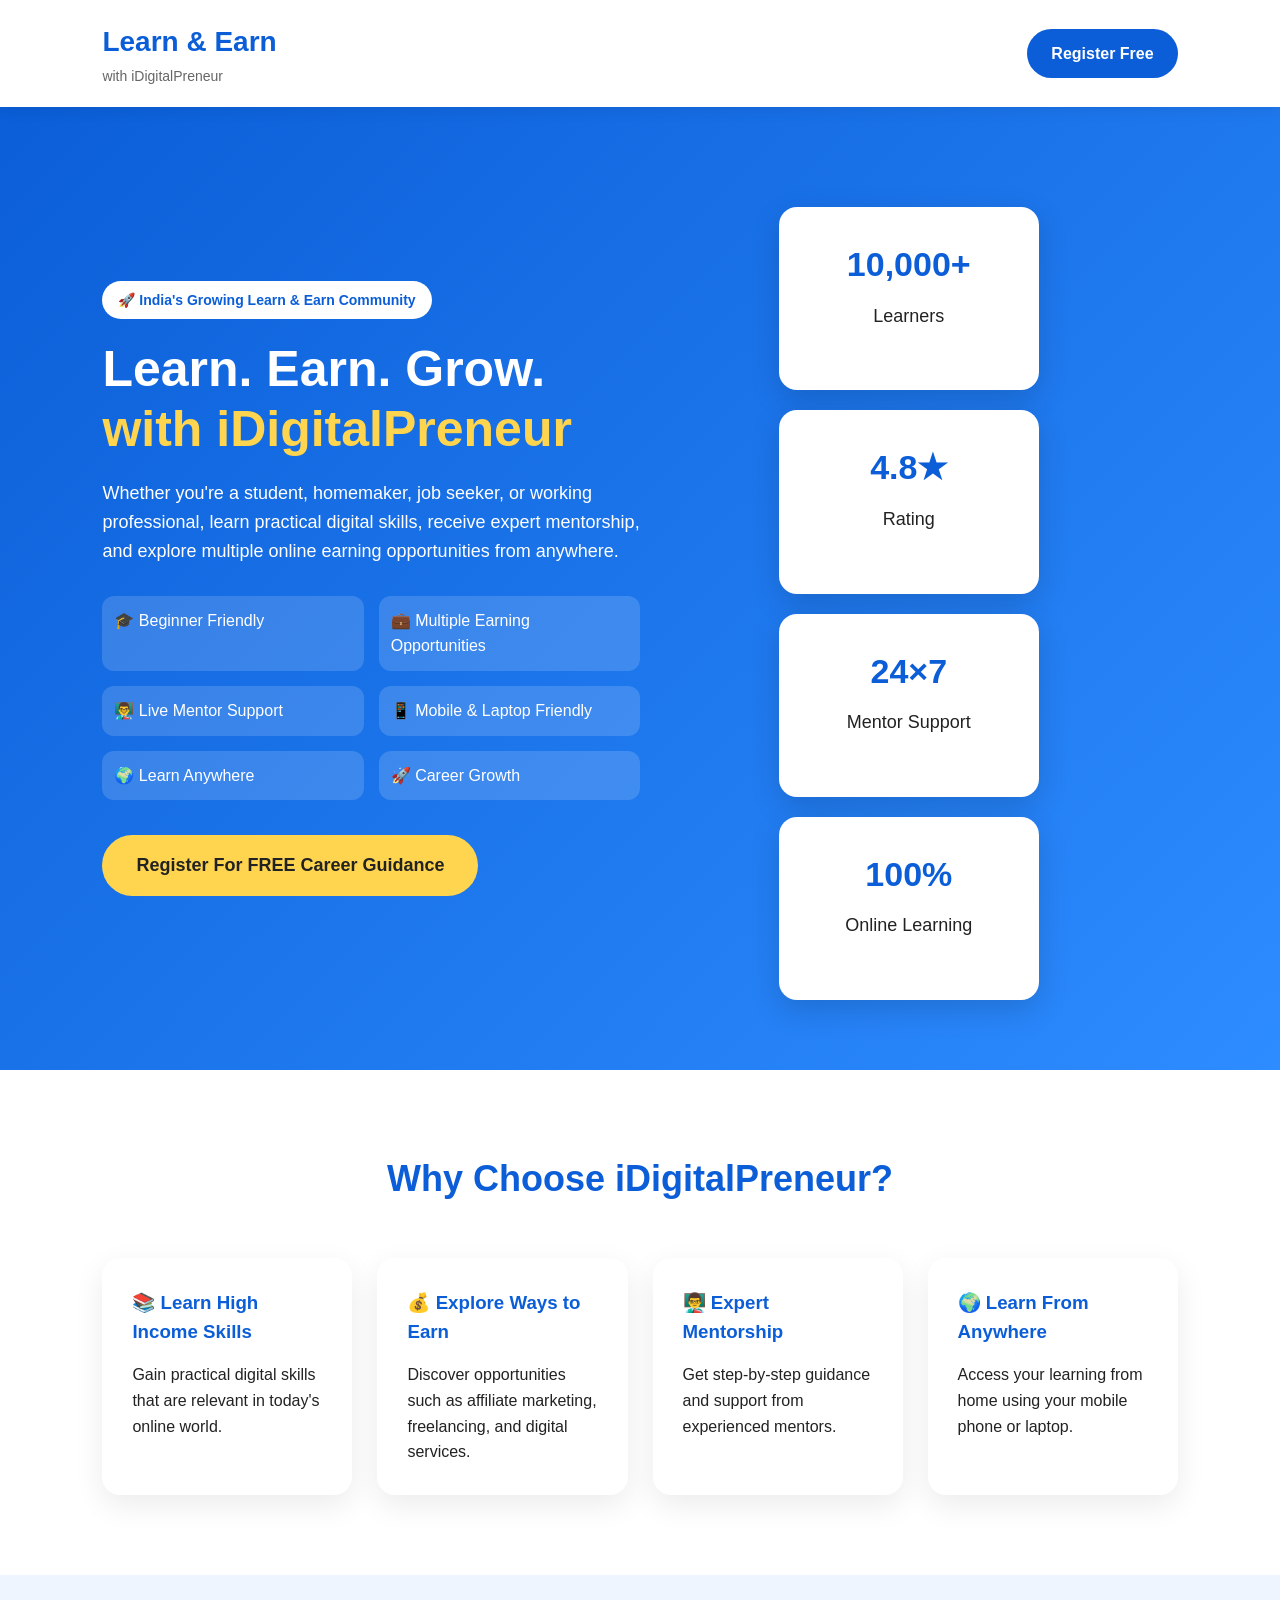
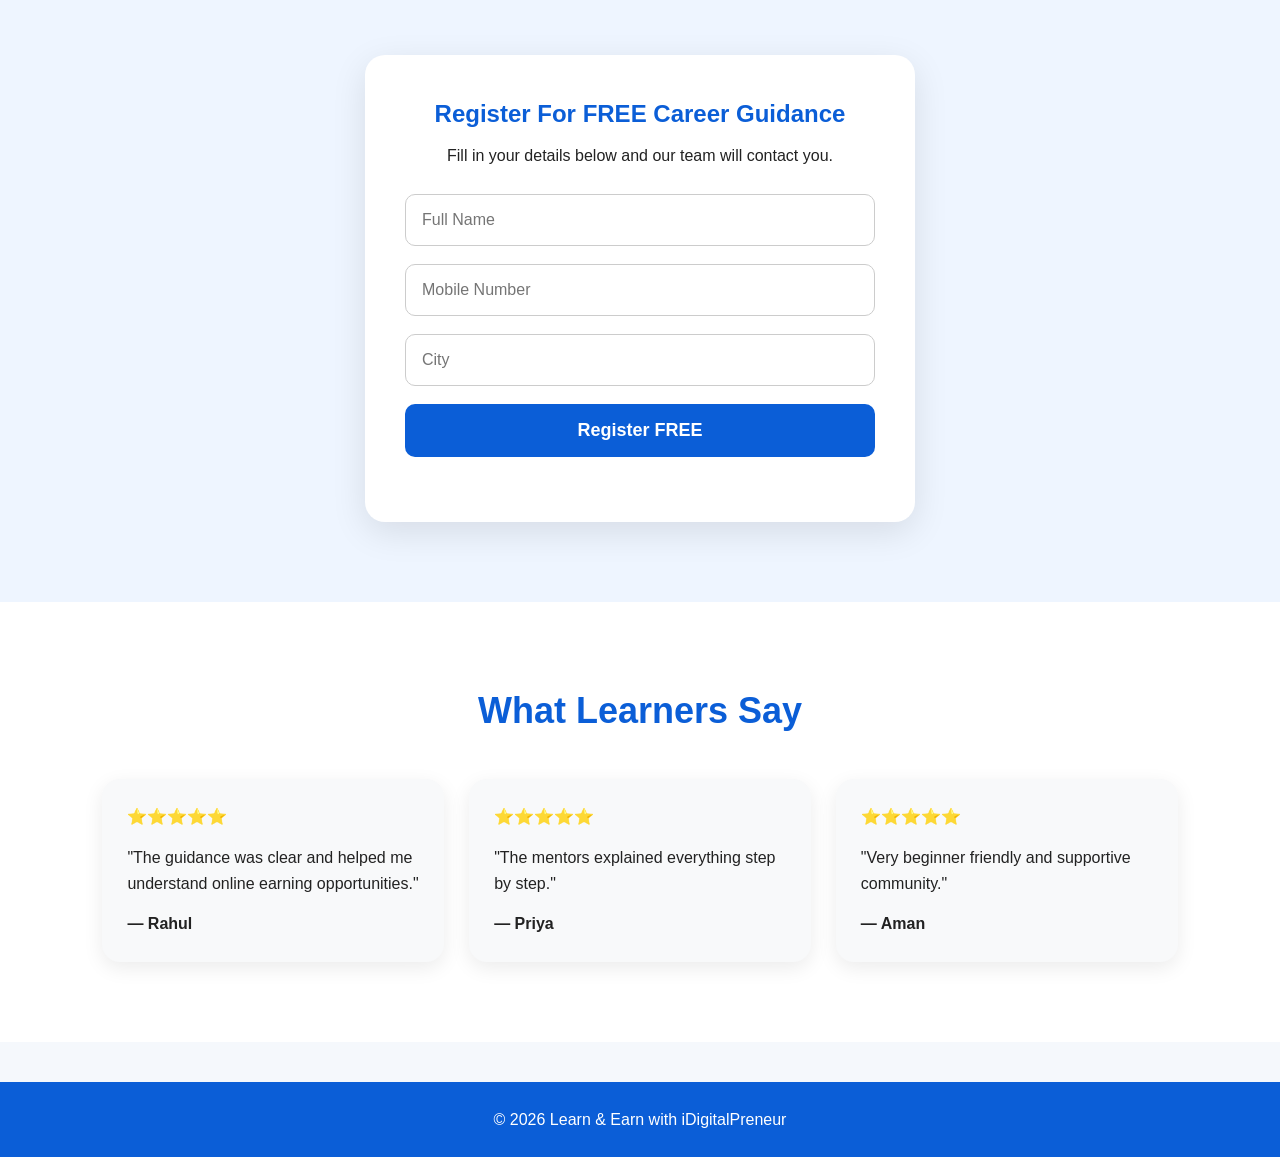
<file: index.html>
<!DOCTYPE html>
<html lang="en">

<head>

<meta charset="UTF-8">
<meta name="viewport" content="width=device-width, initial-scale=1.0">

<title>Learn & Earn with iDigitalPreneur</title>

<link rel="stylesheet" href="style.css">

<!-- Meta Pixel Code -->
<script>
!function(f,b,e,v,n,t,s)
{if(f.fbq)return;n=f.fbq=function(){n.callMethod?
n.callMethod.apply(n,arguments):n.queue.push(arguments)};
if(!f._fbq)f._fbq=n;
n.push=n;
n.loaded=!0;
n.version='2.0';
n.queue=[];
t=b.createElement(e);
t.async=!0;
t.src=v;
s=b.getElementsByTagName(e)[0];
s.parentNode.insertBefore(t,s)}
(window, document,'script',
'https://connect.facebook.net/en_US/fbevents.js');

fbq('init','1583299673403155');
fbq('track','PageView');
</script>

<noscript>
<img height="1" width="1" style="display:none"
src="https://www.facebook.com/tr?id=1583299673403155&ev=PageView&noscript=1"/>
</noscript>

</head>

<body>

<header>

<div class="logo">

<h2>Learn & Earn</h2>

<p>with iDigitalPreneur</p>

</div>

<a href="#leadForm" class="top-btn">
Register Free
</a>

</header>

<section class="hero">

<div class="hero-left">

<span class="tag">
🚀 India's Growing Learn & Earn Community
</span>

<h1>
Learn. Earn. Grow.
<br>
<span>with iDigitalPreneur</span>
</h1>

<p>
Whether you're a student, homemaker, job seeker, or working professional,
learn practical digital skills, receive expert mentorship, and explore
multiple online earning opportunities from anywhere.
</p>

<div class="hero-points">

<div>🎓 Beginner Friendly</div>
<div>💼 Multiple Earning Opportunities</div>
<div>👨‍🏫 Live Mentor Support</div>
<div>📱 Mobile & Laptop Friendly</div>
<div>🌍 Learn Anywhere</div>
<div>🚀 Career Growth</div>

</div>

<a href="#leadForm" class="hero-btn">
Register For FREE Career Guidance
</a>

</div>

<div class="hero-right">

<div class="stats">

<div>
<h2>10,000+</h2>
<p>Learners</p>
</div>

<div>
<h2>4.8★</h2>
<p>Rating</p>
</div>

<div>
<h2>24×7</h2>
<p>Mentor Support</p>
</div>

<div>
<h2>100%</h2>
<p>Online Learning</p>
</div>

</div>

</div>

</section>

<section class="features">

<h2>Why Choose iDigitalPreneur?</h2>

<div class="cards">

<div class="card">

<h3>📚 Learn High Income Skills</h3>

<p>
Gain practical digital skills that are relevant in today's online world.
</p>

</div>

<div class="card">

<h3>💰 Explore Ways to Earn</h3>

<p>
Discover opportunities such as affiliate marketing, freelancing, and digital services.
</p>

</div>

<div class="card">

<h3>👨‍🏫 Expert Mentorship</h3>

<p>
Get step-by-step guidance and support from experienced mentors.
</p>

</div>

<div class="card">

<h3>🌍 Learn From Anywhere</h3>

<p>
Access your learning from home using your mobile phone or laptop.
</p>

</div>

</div>

</section>

<section class="form-section">

<div class="form-box">

<h2>

Register For FREE Career Guidance

</h2>

<p>

Fill in your details below and our team will contact you.

</p>

<form id="leadForm">

<input
id="name"
placeholder="Full Name"
required>

<input
id="phone"
placeholder="Mobile Number"
required>

<input
id="city"
placeholder="City"
required>

<button type="submit">

Register FREE

</button>

</form>

<p id="msg"></p>

</div>

</section>

<section class="reviews">

<h2>

What Learners Say

</h2>

<div class="review-box">

<div class="review">

⭐⭐⭐⭐⭐

<p>

"The guidance was clear and helped me understand online earning opportunities."

</p>

<b>

— Rahul

</b>

</div>

<div class="review">

⭐⭐⭐⭐⭐

<p>

"The mentors explained everything step by step."

</p>

<b>

— Priya

</b>

</div>

<div class="review">

⭐⭐⭐⭐⭐

<p>

"Very beginner friendly and supportive community."

</p>

<b>

— Aman

</b>

</div>

</div>

</section>

<footer>

<p>

© 2026 Learn & Earn with iDigitalPreneur

</p>

</footer>

<script src="script.js"></script>

</body>

</html>
</file>
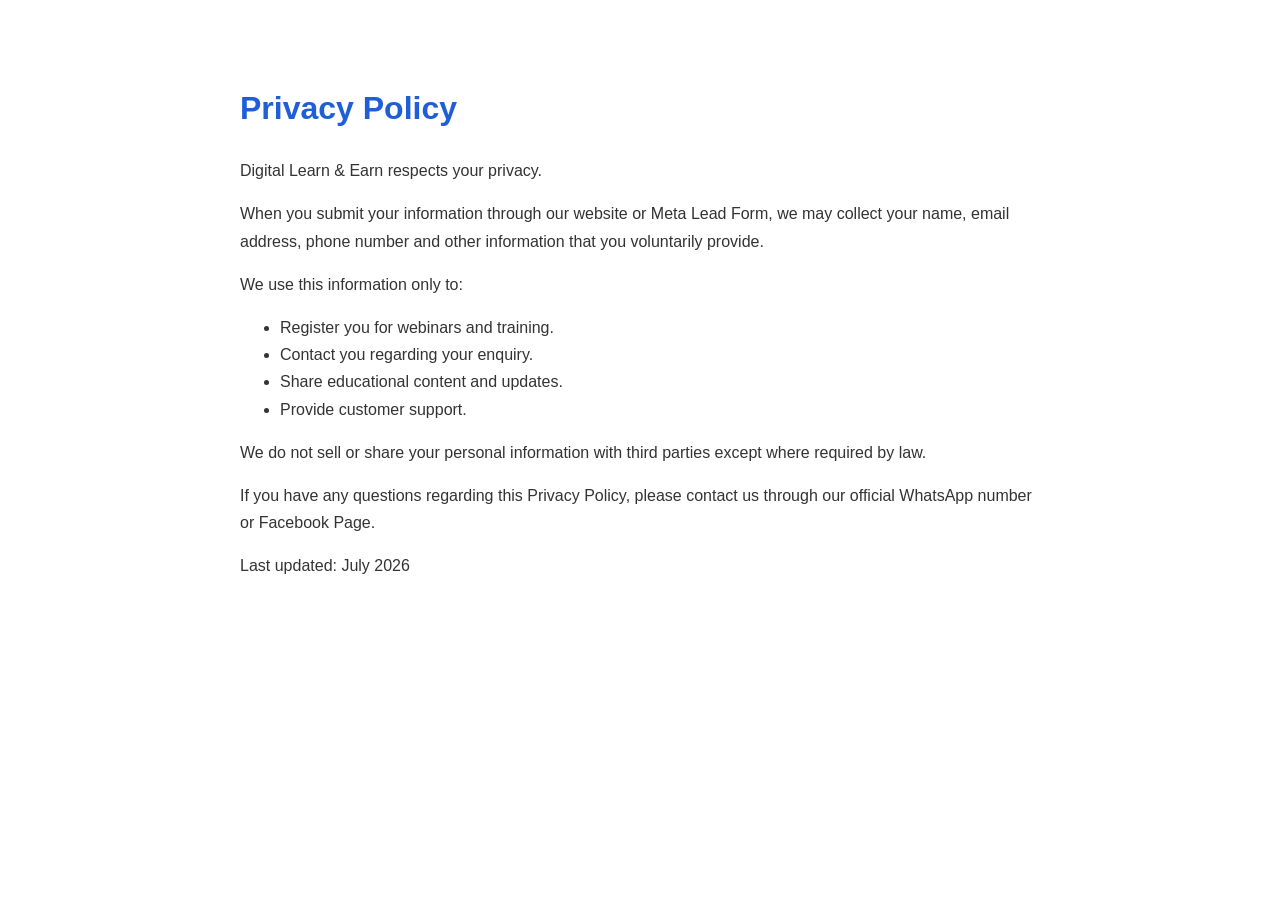
<file: privacy.html>
<!DOCTYPE html>
<html lang="en">
<head>
<meta charset="UTF-8">
<meta name="viewport" content="width=device-width, initial-scale=1.0">
<title>Privacy Policy</title>

<style>
body{
font-family:Arial,sans-serif;
max-width:800px;
margin:40px auto;
padding:20px;
line-height:1.7;
color:#333;
}
h1{
color:#1e5ed7;
}
</style>

</head>
<body>

<h1>Privacy Policy</h1>

<p>Digital Learn & Earn respects your privacy.</p>

<p>When you submit your information through our website or Meta Lead Form, we may collect your name, email address, phone number and other information that you voluntarily provide.</p>

<p>We use this information only to:</p>

<ul>
<li>Register you for webinars and training.</li>
<li>Contact you regarding your enquiry.</li>
<li>Share educational content and updates.</li>
<li>Provide customer support.</li>
</ul>

<p>We do not sell or share your personal information with third parties except where required by law.</p>

<p>If you have any questions regarding this Privacy Policy, please contact us through our official WhatsApp number or Facebook Page.</p>

<p>Last updated: July 2026</p>

</body>
</html>
</file>
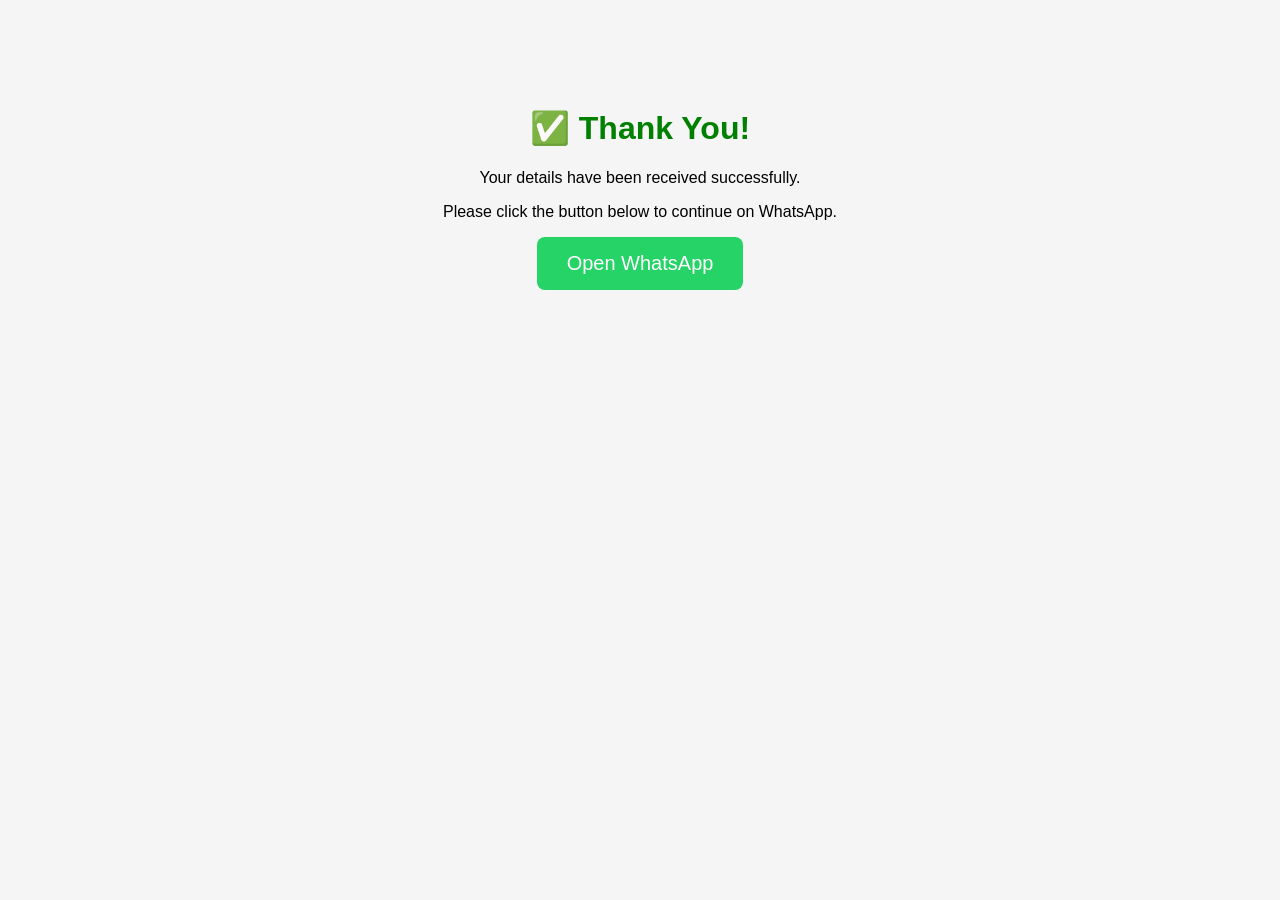
<file: thankyou.html>
<!DOCTYPE html>
<html>
<head>
    <meta charset="UTF-8">
    <title>Thank You</title>
</head>
<body style="font-family:Arial;text-align:center;padding-top:80px;background:#f5f5f5;">

    <h1 style="color:green;">✅ Thank You!</h1>

    <p>Your details have been received successfully.</p>

    <p>Please click the button below to continue on WhatsApp.</p>

    <a href="https://wa.me/919619780690"
       target="_blank"
       style="display:inline-block;
              background:#25D366;
              color:white;
              padding:15px 30px;
              text-decoration:none;
              font-size:20px;
              border-radius:8px;">
        Open WhatsApp
    </a>

</body>
</html>
</file>
<file: style.css>
*{
margin:0;
padding:0;
box-sizing:border-box;
font-family:Arial,Helvetica,sans-serif;
}

body{
background:#f5f8fc;
color:#222;
line-height:1.6;
}

header{
background:#ffffff;
display:flex;
justify-content:space-between;
align-items:center;
padding:20px 8%;
box-shadow:0 2px 15px rgba(0,0,0,.08);
position:sticky;
top:0;
z-index:1000;
}

.logo h2{
color:#0b5ed7;
font-size:28px;
}

.logo p{
font-size:14px;
color:#666;
}

.top-btn{
background:#0b5ed7;
color:#fff;
padding:12px 24px;
border-radius:30px;
text-decoration:none;
font-weight:bold;
transition:.3s;
}

.top-btn:hover{
background:#084298;
}

.hero{
display:flex;
justify-content:space-between;
align-items:center;
padding:70px 8%;
background:linear-gradient(135deg,#0b5ed7,#2d8cff);
color:white;
flex-wrap:wrap;
}

.hero-left{
flex:1;
min-width:320px;
}

.hero-right{
flex:1;
display:flex;
justify-content:center;
align-items:center;
min-width:300px;
margin-top:30px;
}

.tag{
display:inline-block;
background:white;
color:#0b5ed7;
padding:8px 16px;
border-radius:30px;
font-size:14px;
font-weight:bold;
margin-bottom:20px;
}

.hero h1{
font-size:50px;
line-height:1.2;
margin-bottom:20px;
}

.hero h1 span{
color:#ffd54f;
}

.hero p{
font-size:18px;
margin-bottom:30px;
max-width:600px;
}

.hero-points{
display:grid;
grid-template-columns:repeat(2,1fr);
gap:15px;
margin-bottom:35px;
}

.hero-points div{
background:rgba(255,255,255,.15);
padding:12px;
border-radius:12px;
}

.hero-btn{
display:inline-block;
background:#ffd54f;
color:#222;
padding:16px 34px;
border-radius:40px;
text-decoration:none;
font-size:18px;
font-weight:bold;
transition:.3s;
}

.hero-btn:hover{
transform:translateY(-3px);
}

.stats{
display:grid;
grid-template-columns:1fr;
gap:20px;
width:260px;
}

.stats div{
background:white;
color:#222;
padding:30px;
border-radius:18px;
text-align:center;
box-shadow:0 10px 30px rgba(0,0,0,.15);
}

.stats h2{
color:#0b5ed7;
font-size:34px;
margin-bottom:10px;
}

.features{
padding:80px 8%;
background:white;
}

.features h2{
text-align:center;
font-size:36px;
margin-bottom:50px;
color:#0b5ed7;
}

.cards{
display:grid;
grid-template-columns:repeat(auto-fit,minmax(250px,1fr));
gap:25px;
}

.card{
background:#fff;
padding:30px;
border-radius:18px;
box-shadow:0 10px 30px rgba(0,0,0,.08);
transition:.3s;
}

.card:hover{
transform:translateY(-8px);
}

.card h3{
margin-bottom:15px;
color:#0b5ed7;
}

.form-section{
padding:80px 8%;
background:#eef5ff;
display:flex;
justify-content:center;
}

.form-box{
background:white;
padding:40px;
border-radius:20px;
width:100%;
max-width:550px;
box-shadow:0 10px 35px rgba(0,0,0,.1);
}

.form-box h2{
text-align:center;
color:#0b5ed7;
margin-bottom:10px;
}

.form-box p{
text-align:center;
margin-bottom:25px;
}

.form-box input{
width:100%;
padding:16px;
margin-bottom:18px;
border:1px solid #ccc;
border-radius:10px;
font-size:16px;
}

.form-box input:focus{
outline:none;
border-color:#0b5ed7;
}

.form-box button{
width:100%;
padding:16px;
background:#0b5ed7;
color:white;
border:none;
border-radius:10px;
font-size:18px;
font-weight:bold;
cursor:pointer;
transition:.3s;
}

.form-box button:hover{
background:#084298;
}

.reviews{
padding:80px 8%;
background:white;
}

.reviews h2{
text-align:center;
color:#0b5ed7;
font-size:36px;
margin-bottom:40px;
}

.review-box{
display:grid;
grid-template-columns:repeat(auto-fit,minmax(250px,1fr));
gap:25px;
}

.review{
background:#f8f9fa;
padding:25px;
border-radius:18px;
box-shadow:0 6px 20px rgba(0,0,0,.08);
}

.review p{
margin:15px 0;
}

footer{
background:#0b5ed7;
color:white;
text-align:center;
padding:25px;
margin-top:40px;
}

@media(max-width:768px){

header{
flex-direction:column;
gap:15px;
}

.hero{
padding:50px 20px;
text-align:center;
}

.hero h1{
font-size:36px;
}

.hero-points{
grid-template-columns:1fr;
}

.hero-right{
margin-top:40px;
}

.features,
.form-section,
.reviews{
padding:60px 20px;
}

}
</file>
